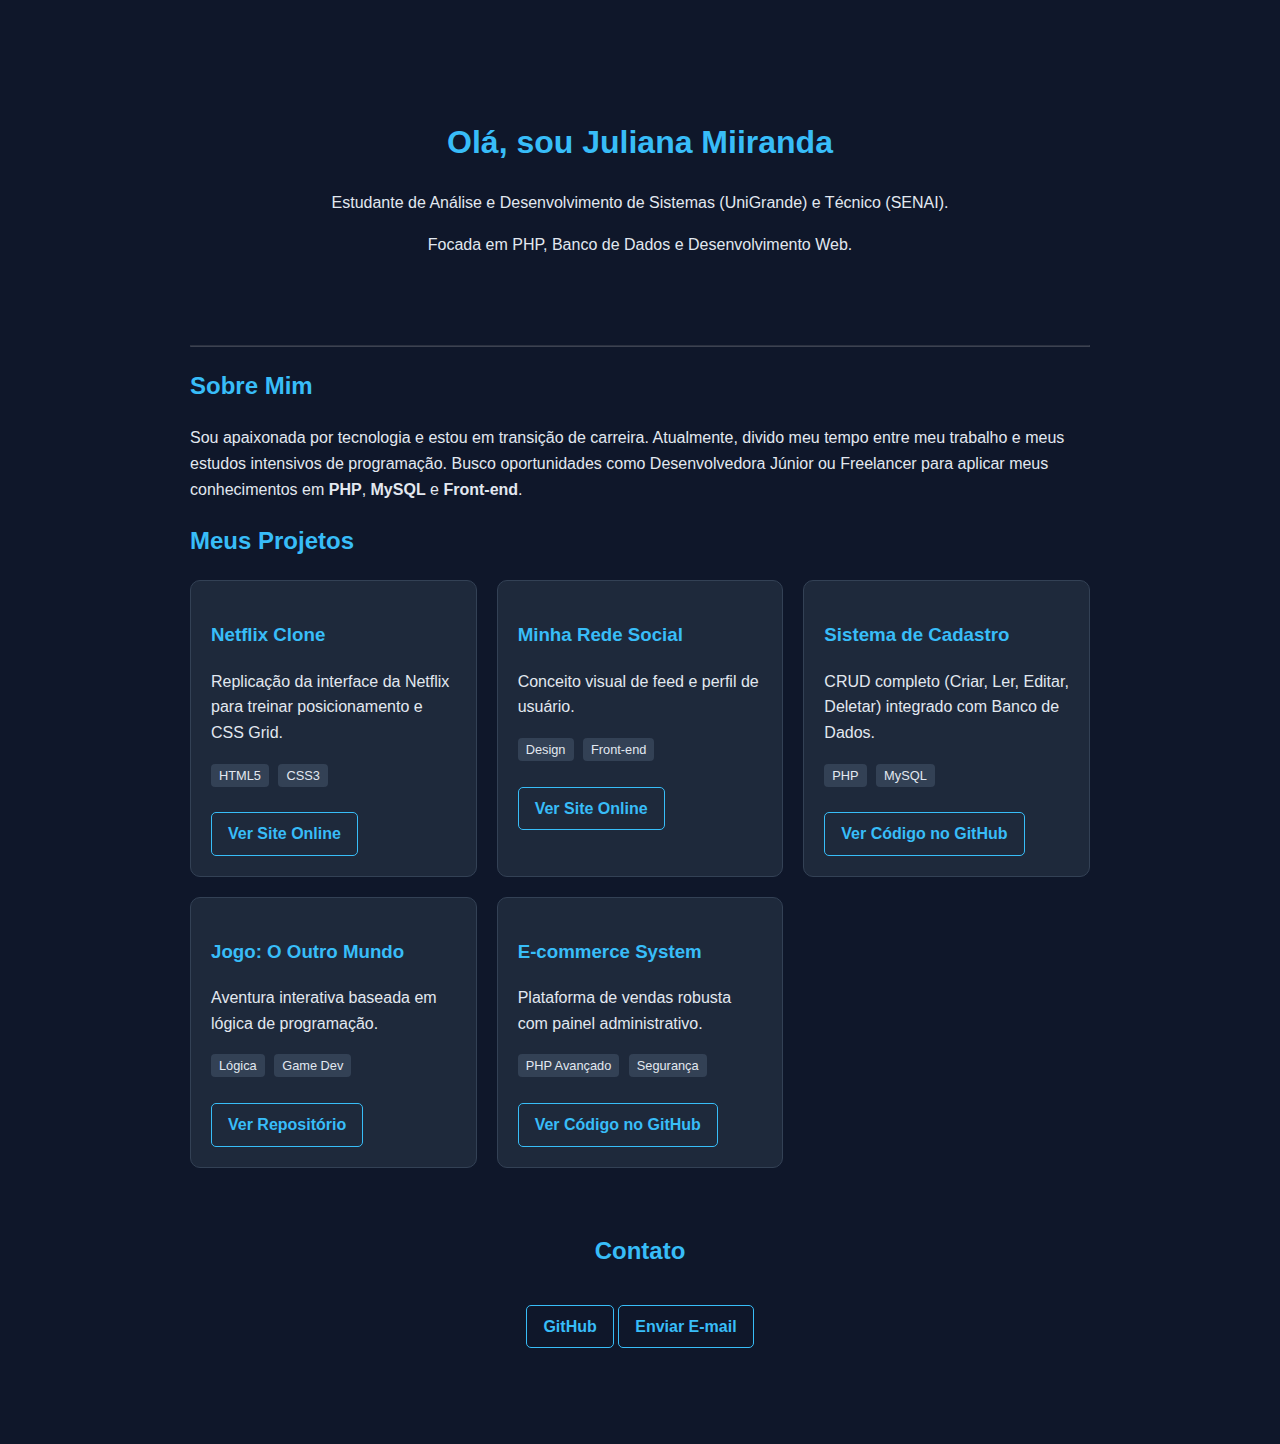
<file: index.html>
<!DOCTYPE html>
<html lang="pt-br">

<head>
    <meta charset="UTF-8">
    <meta name="viewport" content="width=device-width, initial-scale=1.0">
    <title>Portfólio de Juliana Miiranda</title>
    
    <style>
        /* AQUI É O CSS: A "MAQUIAGEM" DO SITE */
        
        /* Variáveis de cores (para facilitar trocas futuras) */
        :root {
            --fundo: #0f172a;       /* Azul muito escuro */
            --texto: #e2e8f0;       /* Cinza claro */
            --destaque: #38bdf8;    /* Azul neon */
            --cartao: #1e293b;      /* Azul acinzentado */
        }

        body {
            font-family: sans-serif; /* Fonte simples */
            background-color: var(--fundo);
            color: var(--texto);
            margin: 0;
            padding: 0;
            line-height: 1.6;
        }

        /* Configuração do container central (para nada ficar colado na borda) */
        .container {
            max-width: 900px;
            margin: 0 auto; /* Centraliza no meio da tela */
            padding: 2rem;
        }

        /* Estilo dos Títulos */
        h1, h2, h3 { color: var(--destaque); }
        
        /* Estilo da Hero Section (Abertura) */
        .hero {
            text-align: center;
            padding: 4rem 0;
        }

        /* Estilo da Grade de Projetos (Grid) */
        .grid-projetos {
            display: grid;
            grid-template-columns: repeat(auto-fit, minmax(280px, 1fr));
            gap: 20px; /* Espaço entre os cartões */
        }

        /* Estilo de cada Cartão de Projeto */
        .card {
            background-color: var(--cartao);
            padding: 20px;
            border-radius: 10px; /* Bordas arredondadas */
            border: 1px solid #334155;
        }

        /* Estilo das etiquetas (Tags) */
        .tag {
            background-color: #334155;
            padding: 4px 8px;
            border-radius: 4px;
            font-size: 0.8rem;
            margin-right: 5px;
        }

        /* Estilo dos Links/Botões */
        a.botao {
            display: inline-block;
            margin-top: 15px;
            color: var(--destaque);
            text-decoration: none;
            font-weight: bold;
            border: 1px solid var(--destaque);
            padding: 8px 16px;
            border-radius: 5px;
        }
        a.botao:hover {
            background-color: var(--destaque);
            color: var(--fundo); /* Inverte a cor ao passar o mouse */
        }
    </style>
</head>

<body>

    <div class="container">
        
        <section class="hero">
            <h1>Olá, sou Juliana Miiranda</h1>
            <p>Estudante de Análise e Desenvolvimento de Sistemas (UniGrande) e Técnico (SENAI).</p>
            <p>Focada em PHP, Banco de Dados e Desenvolvimento Web.</p>
        </section>

        <hr style="opacity: 0.2;">

        <section>
            <h2>Sobre Mim</h2>
            <p>
                Sou apaixonada por tecnologia e estou em transição de carreira. 
                Atualmente, divido meu tempo entre meu trabalho e meus estudos intensivos de programação.
                Busco oportunidades como Desenvolvedora Júnior ou Freelancer para aplicar meus conhecimentos em 
                <strong>PHP</strong>, <strong>MySQL</strong> e <strong>Front-end</strong>.
            </p>
        </section>

        <section>
            <h2>Meus Projetos</h2>
            <div class="grid-projetos">

                <div class="card">
                    <h3>Netflix Clone</h3>
                    <p>Replicação da interface da Netflix para treinar posicionamento e CSS Grid.</p>
                    <div style="margin-bottom:10px">
                        <span class="tag">HTML5</span>
                        <span class="tag">CSS3</span>
                    </div>
                    <a href="projetos/netflix/index.html" target="_blank" class="botao">Ver Site Online</a>
                </div>

                <div class="card">
                    <h3>Minha Rede Social</h3>
                    <p>Conceito visual de feed e perfil de usuário.</p>
                    <div style="margin-bottom:10px">
                        <span class="tag">Design</span>
                        <span class="tag">Front-end</span>
                    </div>
                    <a href="projetos/rede-social/index.html" target="_blank" class="botao">Ver Site Online</a>
                </div>

                <div class="card">
                    <h3>Sistema de Cadastro</h3>
                    <p>CRUD completo (Criar, Ler, Editar, Deletar) integrado com Banco de Dados.</p>
                    <div style="margin-bottom:10px">
                        <span class="tag">PHP</span>
                        <span class="tag">MySQL</span>
                    </div>
                    <a href="https://github.com/jusmdzx" target="_blank" class="botao">Ver Código no GitHub</a>
                </div>

                <div class="card">
                    <h3>Jogo: O Outro Mundo</h3>
                    <p>Aventura interativa baseada em lógica de programação.</p>
                    <div style="margin-bottom:10px">
                        <span class="tag">Lógica</span>
                        <span class="tag">Game Dev</span>
                    </div>
                    <a href="https://github.com/jusmdzx/coraline-fuga-do-tunel" target="_blank" class="botao">Ver Repositório</a>
                </div>

                <div class="card">
                    <h3>E-commerce System</h3>
                    <p>Plataforma de vendas robusta com painel administrativo.</p>
                    <div style="margin-bottom:10px">
                        <span class="tag">PHP Avançado</span>
                        <span class="tag">Segurança</span>
                    </div>
                    <a href="https://github.com/jusmdzx" target="_blank" class="botao">Ver Código no GitHub</a>
                </div>

            </div>
        </section>

        <section style="text-align: center; margin-top: 4rem; margin-bottom: 4rem;">
            <h2>Contato</h2>
            <p>
                <a href="https://github.com/jusmdzx" class="botao">GitHub</a>
                <a href="mailto:seuemail@gmail.com" class="botao">Enviar E-mail</a>
            </p>
        </section>

    </div>

</body>
</html>
</file>
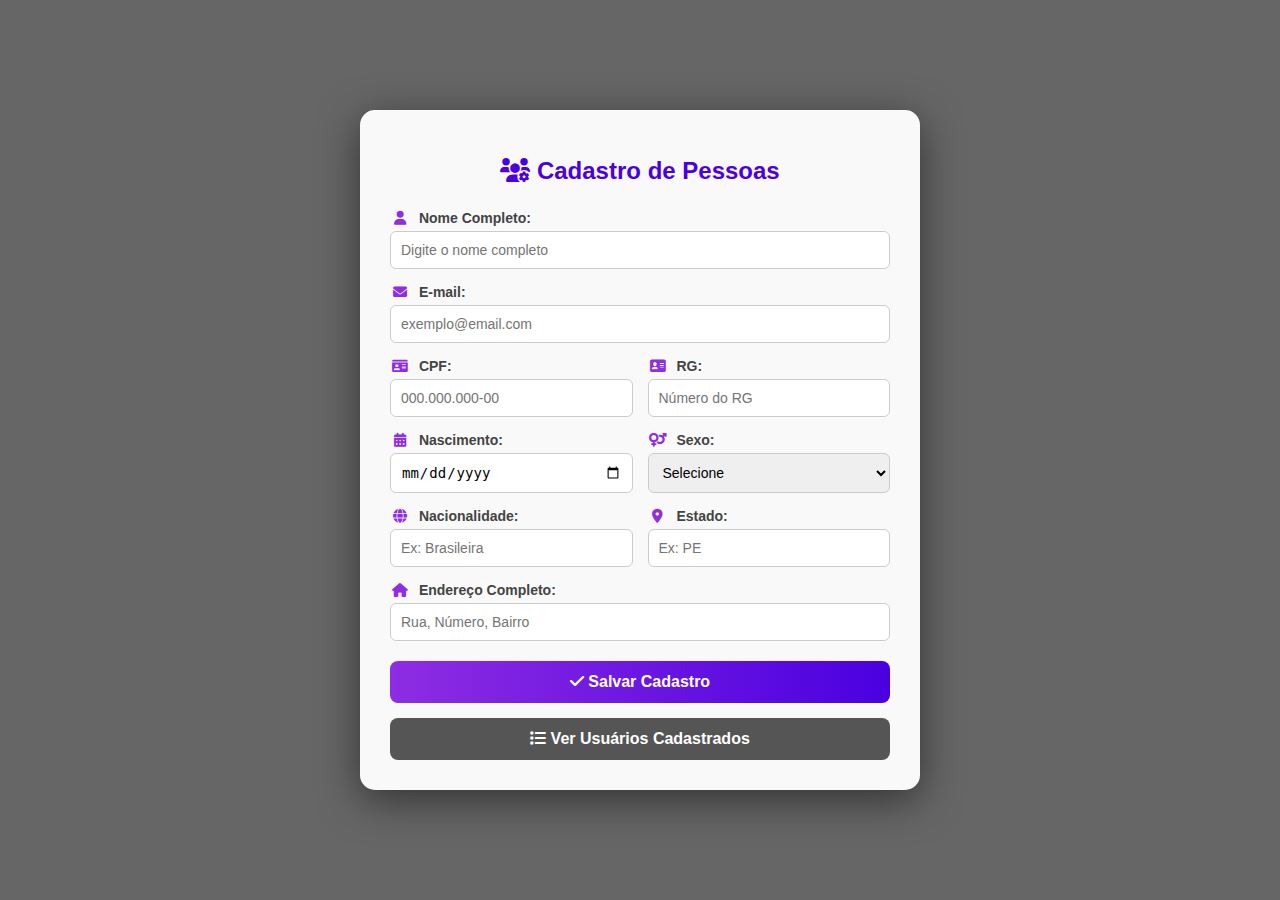
<file: projetos/cadastro/index.html>
<!DOCTYPE html>
<html lang="pt-br">
<head>
    <meta charset="UTF-8">
    <meta name="viewport" content="width=device-width, initial-scale=1.0">
    <title>Cadastro Profissional</title>
    <link rel="stylesheet" href="https://cdnjs.cloudflare.com/ajax/libs/font-awesome/6.0.0/css/all.min.css">
    <link rel="stylesheet" href="style.css">
</head>
<body>
    <div class="container">
        <h1><i class="fas fa-users-cog"></i> Cadastro de Pessoas</h1>
        
        <form id="form">
            <div class="form-grid">
                
                <div class="input-group full-width">
                    <label for="name"><i class="fas fa-user"></i> Nome Completo:</label>
                    <input type="text" id="name" placeholder="Digite o nome completo" required>
                </div>
                
                <div class="input-group full-width">
                    <label for="email"><i class="fas fa-envelope"></i> E-mail:</label>
                    <input type="email" id="email" placeholder="exemplo@email.com" required>
                </div>

                <div class="input-group">
                    <label for="cpf"><i class="fas fa-id-card"></i> CPF:</label>
                    <input type="text" id="cpf" placeholder="000.000.000-00" maxlength="14">
                </div>

                <div class="input-group">
                    <label for="rg"><i class="fas fa-address-card"></i> RG:</label>
                    <input type="text" id="rg" placeholder="Número do RG">
                </div>

                <div class="input-group">
                    <label for="birthdate"><i class="fas fa-calendar-alt"></i> Nascimento:</label>
                    <input type="date" id="birthdate">
                </div>

                <div class="input-group">
                    <label for="gender"><i class="fas fa-venus-mars"></i> Sexo:</label>
                    <select id="gender">
                        <option value="">Selecione</option>
                        <option value="masculino">Masculino</option>
                        <option value="feminino">Feminino</option>
                        <option value="outro">Outro</option>
                    </select>
                </div>

                <div class="input-group">
                    <label for="nationality"><i class="fas fa-globe"></i> Nacionalidade:</label>
                    <input type="text" id="nationality" placeholder="Ex: Brasileira">
                </div>

                <div class="input-group">
                    <label for="state"><i class="fas fa-map-marker-alt"></i> Estado:</label>
                    <input type="text" id="state" placeholder="Ex: PE">
                </div>

                <div class="input-group full-width">
                    <label for="address"><i class="fas fa-home"></i> Endereço Completo:</label>
                    <input type="text" id="address" placeholder="Rua, Número, Bairro">
                </div>

            </div> <button type="submit"><i class="fas fa-check"></i> Salvar Cadastro</button>
        </form>
        
        <button id="view-users" class="secondary-button"><i class="fas fa-list"></i> Ver Usuários Cadastrados</button>
    </div>
    <script src="script.js"></script>
</body>
</html>
</file>
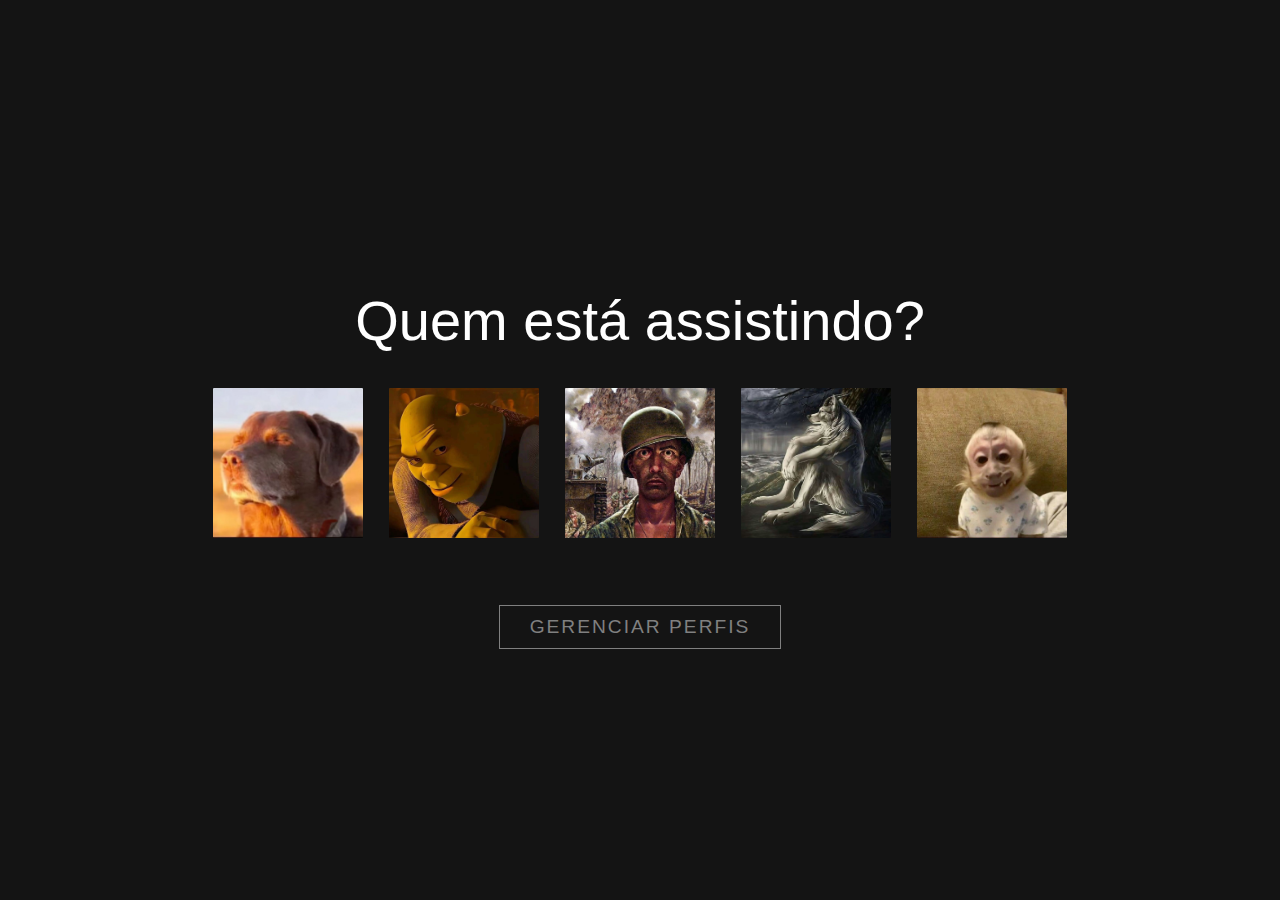
<file: projetos/netflix/index.html>
<!DOCTYPE html>
<html lang="pt-br">
<head>
    <meta charset="UTF-8">
    <meta name="viewport" content="width=device-width, initial-scale=1.0">
    <title>Quem está assistindo?</title>
    <style>
        /* Estilos Gerais */
        body {
            background-color: #141414; /* Cor de fundo padrão da Netflix */
            color: white;
            font-family: 'Helvetica Neue', Helvetica, Arial, sans-serif;
            display: flex;
            align-items: center;
            justify-content: center;
            height: 100vh;
            margin: 0;
            flex-direction: column;
        }

        /* Título */
        h1 {
            font-weight: 400;
            font-size: 3.5rem;
            margin-bottom: 2rem;
            text-align: center;
        }

        /* Container dos Perfis */
        .profile-container {
            display: flex;
            gap: 20px; /* Espaço entre as imagens */
            margin-bottom: 4rem;
            flex-wrap: wrap;
            justify-content: center;
        }

        /* O item de perfil individual */
        .profile-box {
            display: flex;
            flex-direction: column;
            align-items: center;
            cursor: pointer;
            group: hover;
        }

        /* A Imagem do Perfil */
        .avatar {
            width: 150px;       /* Largura da imagem */
            height: 150px;      /* Altura da imagem */
            border-radius: 4px; /* Bordas levemente arredondadas */
            object-fit: cover;  /* Garante que a imagem preencha o quadrado sem distorcer */
            transition: all 0.3s ease; /* Animação suave */
            border: 3px solid transparent; /* Borda invisível inicial */
        }

        /* Efeito ao passar o mouse (Hover) */
        .profile-box:hover .avatar {
            border-color: white; /* Borda branca igual a Netflix */
            transform: scale(1.05); /* Aumenta levemente */
        }

        /* Botão Gerenciar Perfis */
        .manage-btn {
            background-color: transparent;
            border: 1px solid #808080;
            color: #808080;
            padding: 10px 30px;
            font-size: 1.2rem;
            text-transform: uppercase;
            letter-spacing: 2px;
            cursor: pointer;
            transition: 0.3s;
        }

        .manage-btn:hover {
            border-color: white;
            color: white;
        }

        /* Ajuste para celulares */
        @media (max-width: 800px) {
            h1 { font-size: 2rem; }
            .avatar { width: 100px; height: 100px; }
        }
    </style>
</head>
<body>

    <h1>Quem está assistindo?</h1>

    <div class="profile-container">
        
        <div class="profile-box">
            <img src="cachorro.jpg" class="avatar" alt="Perfil 1">
        </div>

        <div class="profile-box">
            <img src="shereka.jpg" class="avatar" alt="Perfil 2">
        </div>

        <div class="profile-box">
            <img src="soldado.jpg" class="avatar" alt="Perfil 3">
        </div>

        <div class="profile-box">
            <img src="lobo.jpg" class="avatar" alt="Perfil 4">
        </div>

        <div class="profile-box">
            <img src="macaco.jpg" class="avatar" alt="Infantil">
        </div>

    </div>

    <button class="manage-btn">Gerenciar perfis</button>

</body>
</html>
</file>
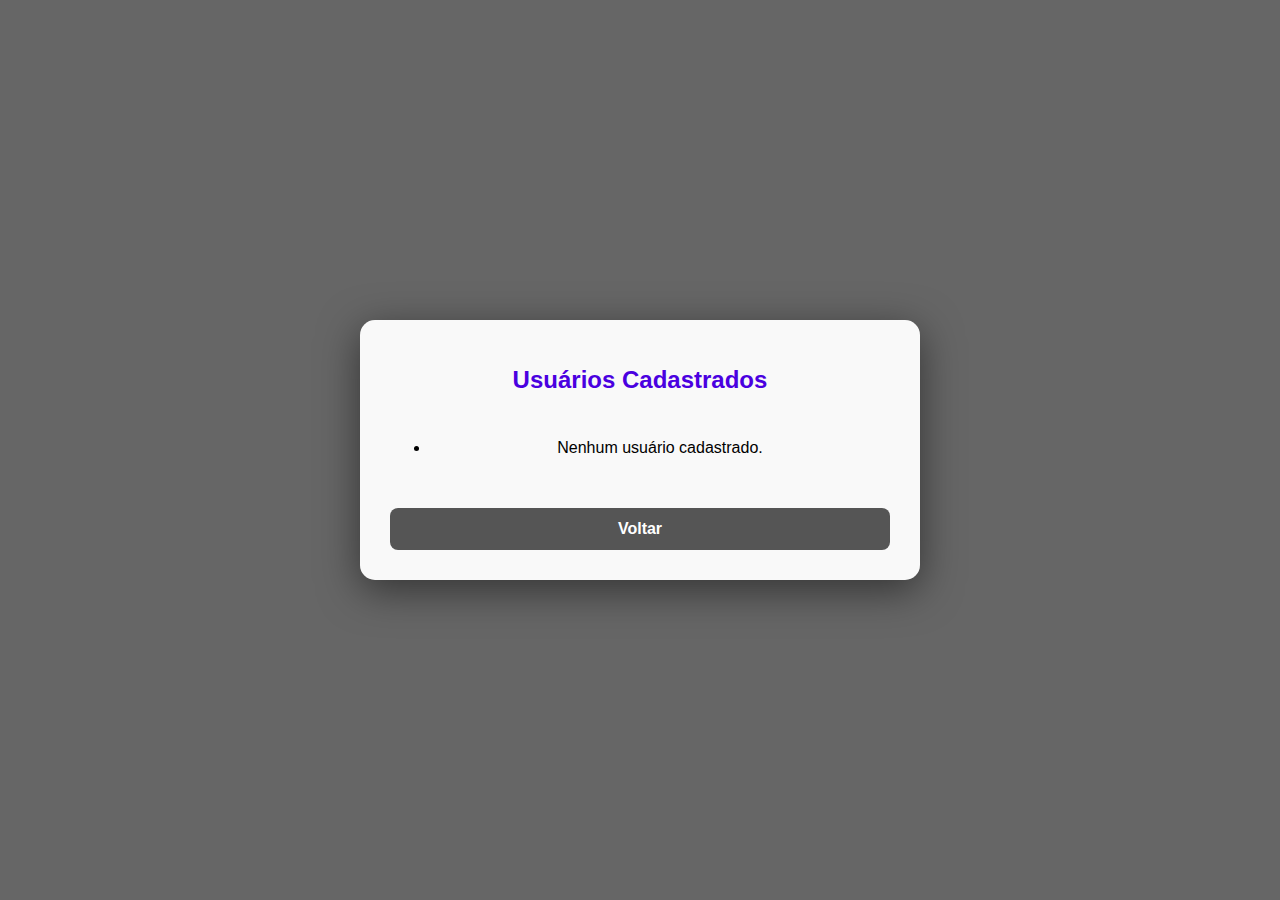
<file: projetos/cadastro/consulta.html>
<!DOCTYPE html>
<html lang="pt-br">
<head>
<meta charset="UTF-8">
<meta name="viewport" content="width=device-width, initial-scale=1.0">
<title>Consulta de Usuários</title>
<link rel="stylesheet" href="style.css">
<link rel="stylesheet" href="https://cdnjs.cloudflare.com/ajax/libs/font-awesome/6.0.0/css/all.min.css">
</head>
<body>
<div class="container">
<h1>Usuários Cadastrados</h1>
<ul id="user-list"></ul>
<button id="back-button" class="secondary-button">Voltar</button>
</div>
<script src="script.js"></script>
</body>
</html>
</file>
<file: projetos/cadastro/style.css>
body {
    font-family: 'Segoe UI', Tahoma, Geneva, Verdana, sans-serif;
    margin: 0;
    padding: 0;
    /* Fundo com imagem de alta qualidade */
    background: url('https://images.unsplash.com/photo-1557683316-973673baf926?q=80&w=2029&auto=format&fit=crop') no-repeat center center fixed;
    background-size: cover;
    display: flex;
    justify-content: center;
    align-items: center;
    height: 100vh;
}

body::before {
    content: '';
    position: absolute;
    top: 0; left: 0; right: 0; bottom: 0;
    background: rgba(0, 0, 0, 0.6); /* Escurece a imagem para ler melhor */
    z-index: -1;
}

.container {
    background: rgba(255, 255, 255, 0.96);
    padding: 30px;
    border-radius: 15px;
    box-shadow: 0 10px 40px rgba(0, 0, 0, 0.5);
    width: 90%;
    max-width: 500px; /* Largura máxima um pouco maior para caber 2 colunas */
    max-height: 90vh;
    overflow-y: auto; /* Barra de rolagem se a tela for pequena */
}

h1 {
    text-align: center;
    color: #4a00e0;
    margin-bottom: 25px;
    font-size: 24px;
}

/* --- SISTEMA DE GRID (COLUNAS) --- */
.form-grid {
    display: grid;
    grid-template-columns: 1fr 1fr; /* Duas colunas iguais */
    gap: 15px; /* Espaço entre os campos */
}

.input-group {
    display: flex;
    flex-direction: column;
}

/* Classe para campos que devem ocupar a linha inteira */
.full-width {
    grid-column: span 2;
}

/* Responsividade: No celular, volta a ser 1 coluna só */
@media (max-width: 480px) {
    .form-grid {
        grid-template-columns: 1fr;
    }
    .full-width {
        grid-column: span 1;
    }
}
/* -------------------------------- */

label {
    font-weight: 600;
    margin-bottom: 5px;
    color: #444;
    font-size: 14px;
}

/* Ícones dentro das labels */
label i {
    color: #8e2de2;
    margin-right: 5px;
    width: 20px;
    text-align: center;
}

input, select {
    width: 100%;
    padding: 10px;
    border: 1px solid #ccc;
    border-radius: 6px;
    font-size: 14px;
    box-sizing: border-box;
    transition: border-color 0.3s;
}

input:focus, select:focus {
    border-color: #8e2de2;
    outline: none;
    box-shadow: 0 0 5px rgba(142, 45, 226, 0.2);
}

button {
    width: 100%;
    padding: 12px;
    background: linear-gradient(to right, #8e2de2, #4a00e0);
    border: none;
    color: #fff;
    font-size: 16px;
    font-weight: bold;
    border-radius: 8px;
    cursor: pointer;
    transition: transform 0.2s;
    margin-top: 20px;
}

button:hover {
    transform: scale(1.02);
    opacity: 0.9;
}

.secondary-button {
    margin-top: 15px;
    background: #555; /* Cor sólida para o botão secundário */
}

/* Estilização da barra de rolagem (opcional, fica bonito no Chrome) */
.container::-webkit-scrollbar {
    width: 8px;
}
.container::-webkit-scrollbar-thumb {
    background: #ccc;
    border-radius: 4px;
}
</file>
